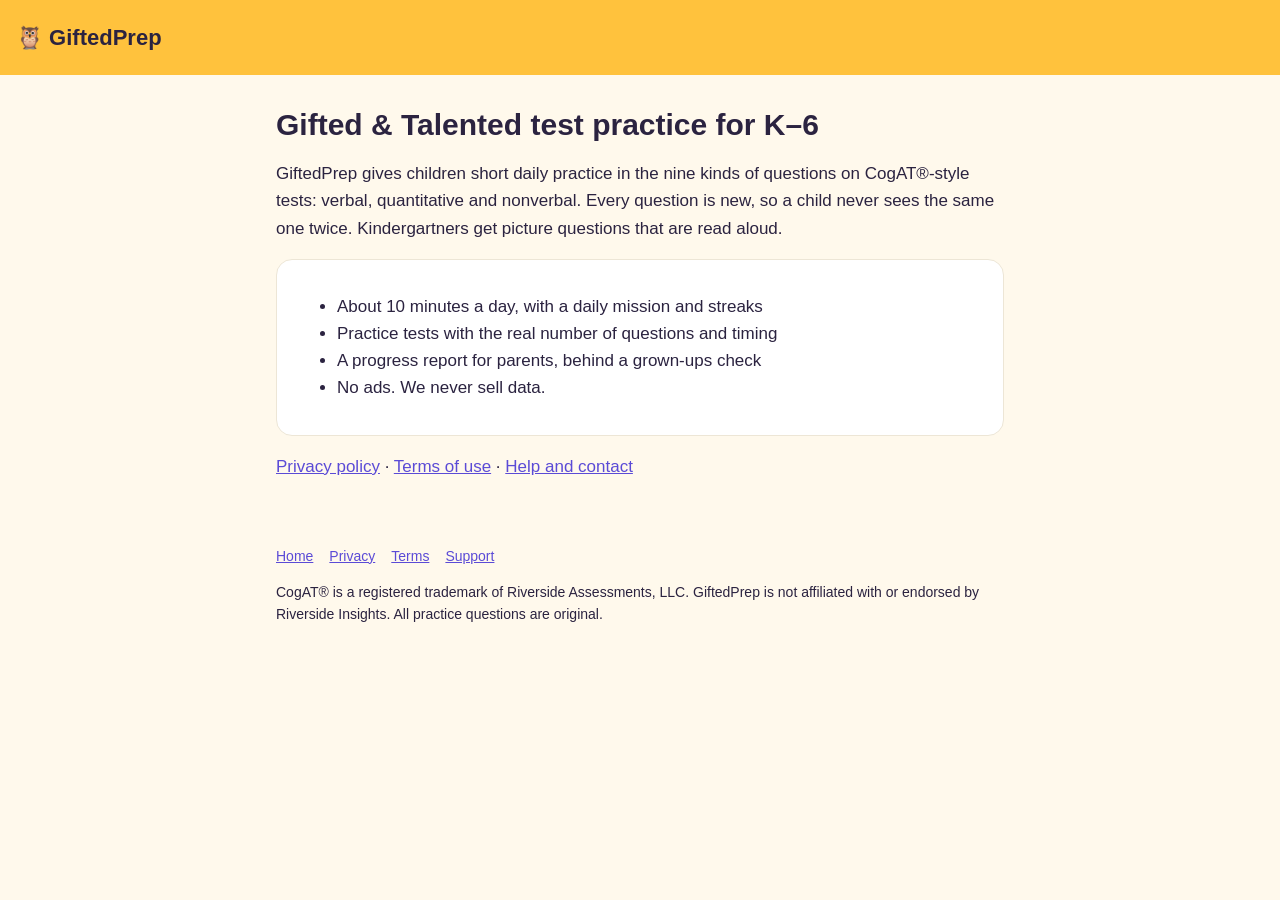
<file: index.html>
<!doctype html><html lang="en"><head><meta charset="utf-8"><meta name="viewport" content="width=device-width, initial-scale=1"><link rel="stylesheet" href="style.css"><title>GiftedPrep</title></head><body><header><a href="index.html">🦉 GiftedPrep</a></header><main>
<h1>Gifted &amp; Talented test practice for K–6</h1>
<p>GiftedPrep gives children short daily practice in the nine kinds of questions on CogAT®-style tests: verbal, quantitative and nonverbal. Every question is new, so a child never sees the same one twice. Kindergartners get picture questions that are read aloud.</p>
<div class="card"><ul>
<li>About 10 minutes a day, with a daily mission and streaks</li>
<li>Practice tests with the real number of questions and timing</li>
<li>A progress report for parents, behind a grown-ups check</li>
<li>No ads. We never sell data.</li>
</ul></div>
<p><a href="privacy.html">Privacy policy</a> · <a href="terms.html">Terms of use</a> · <a href="support.html">Help and contact</a></p>
</main><footer><nav><a href="index.html">Home</a><a href="privacy.html">Privacy</a><a href="terms.html">Terms</a><a href="support.html">Support</a></nav><p>CogAT® is a registered trademark of Riverside Assessments, LLC. GiftedPrep is not affiliated with or endorsed by Riverside Insights. All practice questions are original.</p></footer></body></html>
</file>
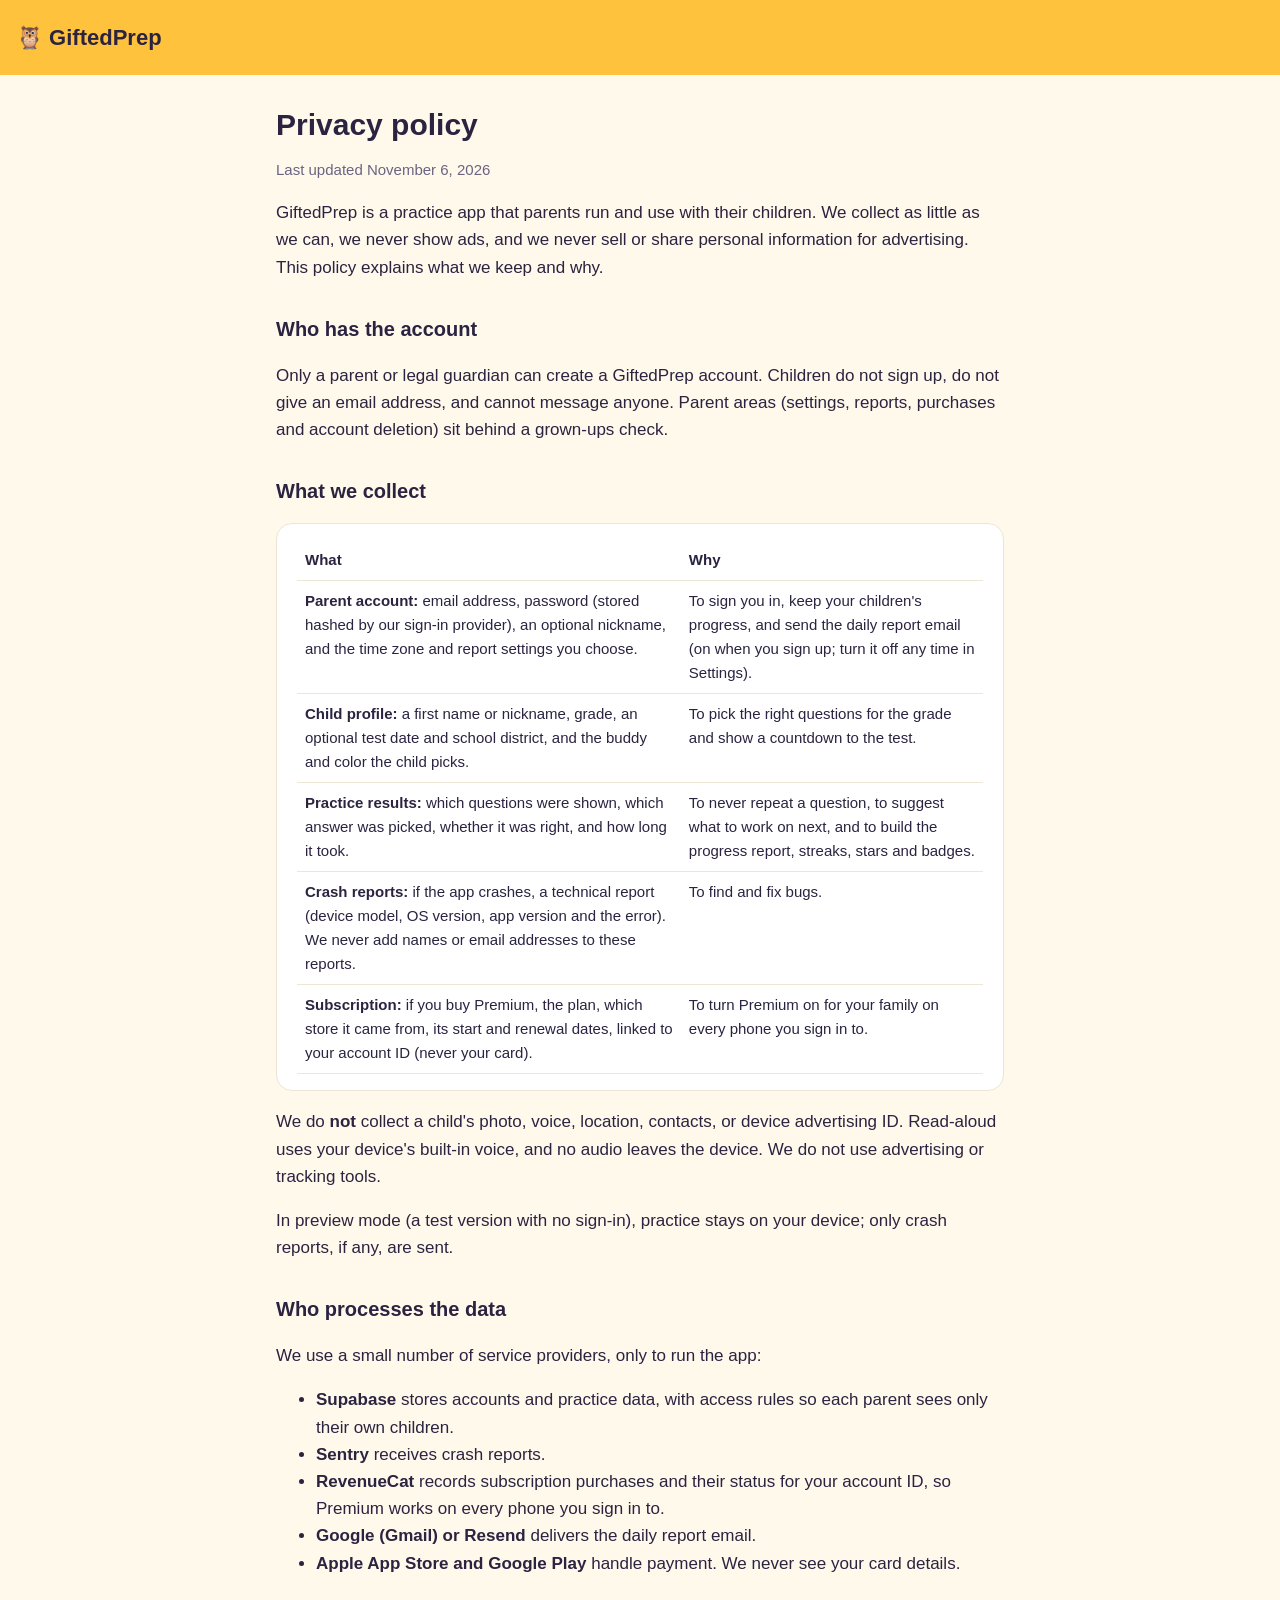
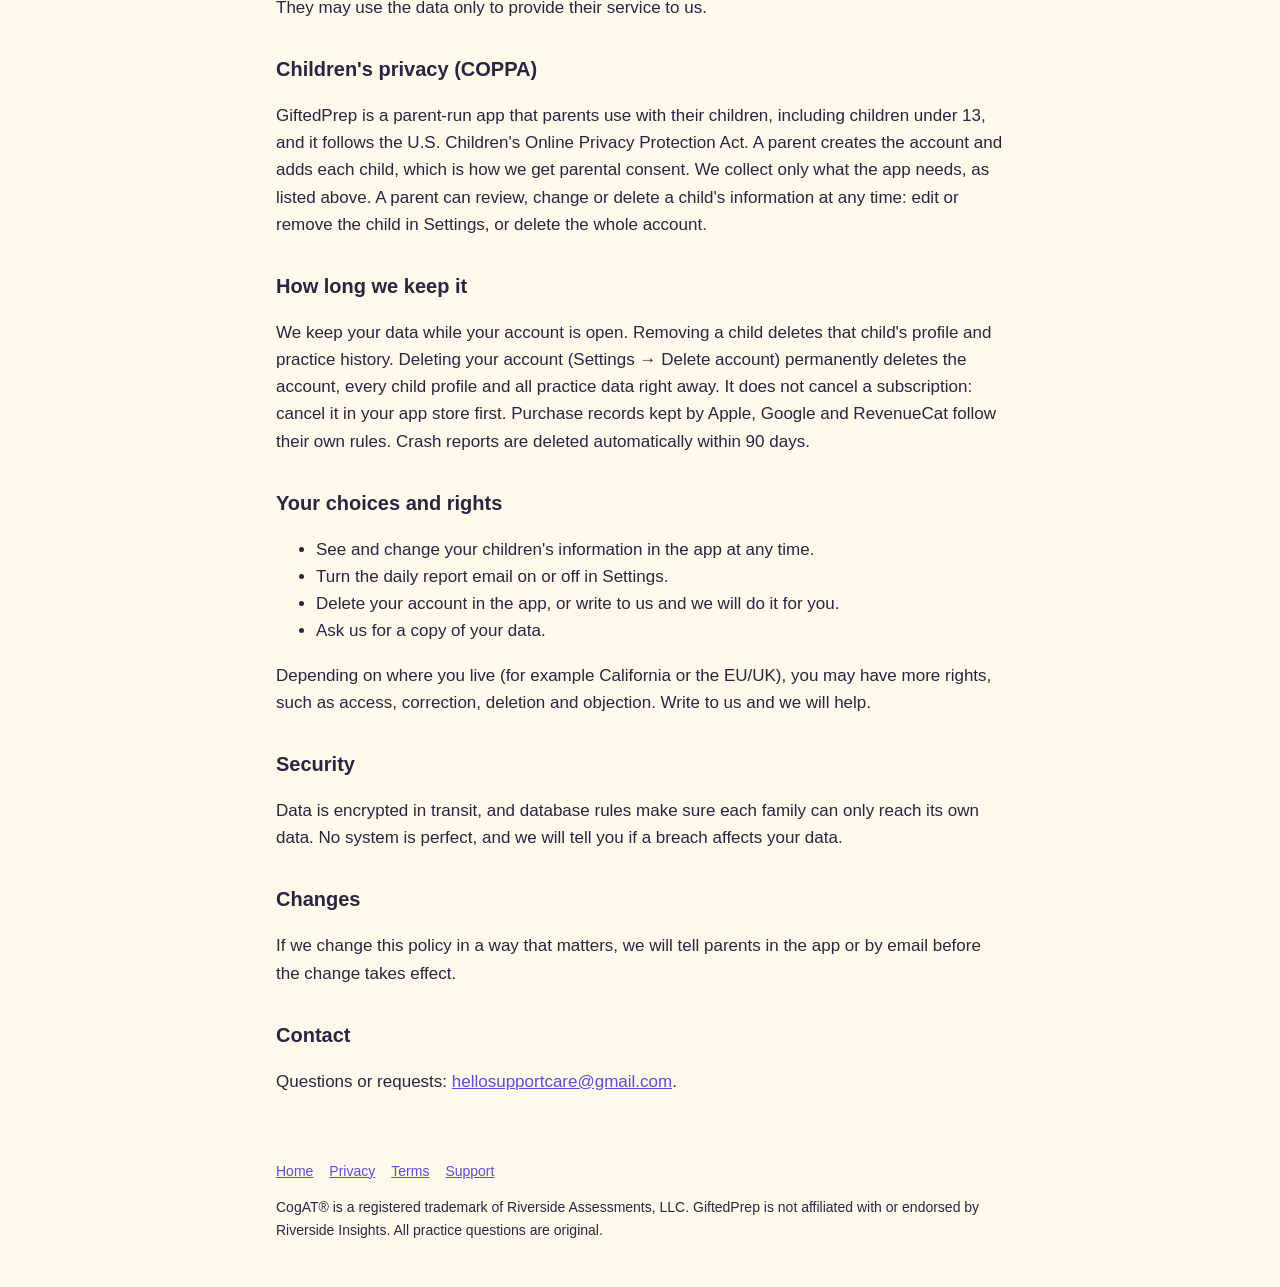
<file: privacy.html>
<!doctype html><html lang="en"><head><meta charset="utf-8"><meta name="viewport" content="width=device-width, initial-scale=1"><link rel="stylesheet" href="style.css"><title>GiftedPrep privacy policy</title></head><body><header><a href="index.html">🦉 GiftedPrep</a></header><main>
<h1>Privacy policy</h1>
<p class="muted">Last updated November 6, 2026</p>
<p>GiftedPrep is a practice app that parents run and use with their children. We collect as little as we can, we never show ads, and we never sell or share personal information for advertising. This policy explains what we keep and why.</p>

<h2>Who has the account</h2>
<p>Only a parent or legal guardian can create a GiftedPrep account. Children do not sign up, do not give an email address, and cannot message anyone. Parent areas (settings, reports, purchases and account deletion) sit behind a grown-ups check.</p>

<h2>What we collect</h2>
<div class="card"><table>
<tr><th>What</th><th>Why</th></tr>
<tr><td><b>Parent account:</b> email address, password (stored hashed by our sign-in provider), an optional nickname, and the time zone and report settings you choose.</td><td>To sign you in, keep your children's progress, and send the daily report email (on when you sign up; turn it off any time in Settings).</td></tr>
<tr><td><b>Child profile:</b> a first name or nickname, grade, an optional test date and school district, and the buddy and color the child picks.</td><td>To pick the right questions for the grade and show a countdown to the test.</td></tr>
<tr><td><b>Practice results:</b> which questions were shown, which answer was picked, whether it was right, and how long it took.</td><td>To never repeat a question, to suggest what to work on next, and to build the progress report, streaks, stars and badges.</td></tr>
<tr><td><b>Crash reports:</b> if the app crashes, a technical report (device model, OS version, app version and the error). We never add names or email addresses to these reports.</td><td>To find and fix bugs.</td></tr>
<tr><td><b>Subscription:</b> if you buy Premium, the plan, which store it came from, its start and renewal dates, linked to your account ID (never your card).</td><td>To turn Premium on for your family on every phone you sign in to.</td></tr>
</table></div>
<p>We do <b>not</b> collect a child's photo, voice, location, contacts, or device advertising ID. Read-aloud uses your device's built-in voice, and no audio leaves the device. We do not use advertising or tracking tools.</p>
<p>In preview mode (a test version with no sign-in), practice stays on your device; only crash reports, if any, are sent.</p>

<h2>Who processes the data</h2>
<p>We use a small number of service providers, only to run the app:</p>
<ul>
<li><b>Supabase</b> stores accounts and practice data, with access rules so each parent sees only their own children.</li>
<li><b>Sentry</b> receives crash reports.</li>
<li><b>RevenueCat</b> records subscription purchases and their status for your account ID, so Premium works on every phone you sign in to.</li>
<li><b>Google (Gmail) or Resend</b> delivers the daily report email.</li>
<li><b>Apple App Store and Google Play</b> handle payment. We never see your card details.</li>
</ul>
<p>They may use the data only to provide their service to us.</p>

<h2>Children's privacy (COPPA)</h2>
<p>GiftedPrep is a parent-run app that parents use with their children, including children under 13, and it follows the U.S. Children's Online Privacy Protection Act. A parent creates the account and adds each child, which is how we get parental consent. We collect only what the app needs, as listed above. A parent can review, change or delete a child's information at any time: edit or remove the child in Settings, or delete the whole account.</p>

<h2>How long we keep it</h2>
<p>We keep your data while your account is open. Removing a child deletes that child's profile and practice history. Deleting your account (Settings → Delete account) permanently deletes the account, every child profile and all practice data right away. It does not cancel a subscription: cancel it in your app store first. Purchase records kept by Apple, Google and RevenueCat follow their own rules. Crash reports are deleted automatically within 90 days.</p>

<h2>Your choices and rights</h2>
<ul>
<li>See and change your children's information in the app at any time.</li>
<li>Turn the daily report email on or off in Settings.</li>
<li>Delete your account in the app, or write to us and we will do it for you.</li>
<li>Ask us for a copy of your data.</li>
</ul>
<p>Depending on where you live (for example California or the EU/UK), you may have more rights, such as access, correction, deletion and objection. Write to us and we will help.</p>

<h2>Security</h2>
<p>Data is encrypted in transit, and database rules make sure each family can only reach its own data. No system is perfect, and we will tell you if a breach affects your data.</p>

<h2>Changes</h2>
<p>If we change this policy in a way that matters, we will tell parents in the app or by email before the change takes effect.</p>

<h2>Contact</h2>
<p>Questions or requests: <a href="mailto:hellosupportcare@gmail.com">hellosupportcare@gmail.com</a>.</p>
</main><footer><nav><a href="index.html">Home</a><a href="privacy.html">Privacy</a><a href="terms.html">Terms</a><a href="support.html">Support</a></nav><p>CogAT® is a registered trademark of Riverside Assessments, LLC. GiftedPrep is not affiliated with or endorsed by Riverside Insights. All practice questions are original.</p></footer></body></html>
</file>
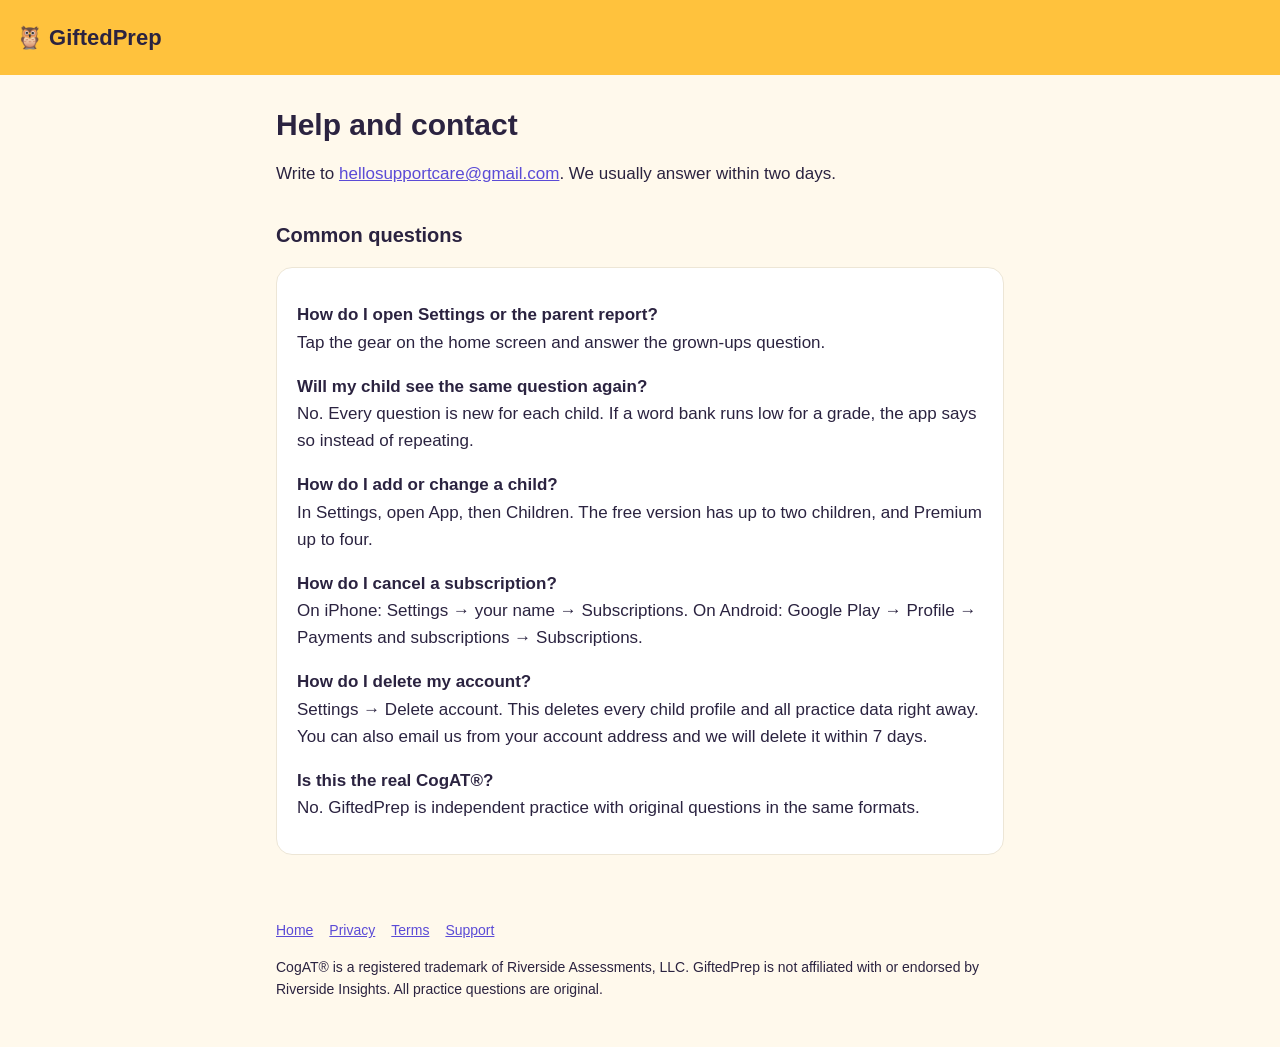
<file: support.html>
<!doctype html><html lang="en"><head><meta charset="utf-8"><meta name="viewport" content="width=device-width, initial-scale=1"><link rel="stylesheet" href="style.css"><title>GiftedPrep help</title></head><body><header><a href="index.html">🦉 GiftedPrep</a></header><main>
<h1>Help and contact</h1>
<p>Write to <a href="mailto:hellosupportcare@gmail.com">hellosupportcare@gmail.com</a>. We usually answer within two days.</p>

<h2>Common questions</h2>
<div class="card">
<p><b>How do I open Settings or the parent report?</b><br>Tap the gear on the home screen and answer the grown-ups question.</p>
<p><b>Will my child see the same question again?</b><br>No. Every question is new for each child. If a word bank runs low for a grade, the app says so instead of repeating.</p>
<p><b>How do I add or change a child?</b><br>In Settings, open App, then Children. The free version has up to two children, and Premium up to four.</p>
<p><b>How do I cancel a subscription?</b><br>On iPhone: Settings → your name → Subscriptions. On Android: Google Play → Profile → Payments and subscriptions → Subscriptions.</p>
<p id="delete"><b>How do I delete my account?</b><br>Settings → Delete account. This deletes every child profile and all practice data right away. You can also email us from your account address and we will delete it within 7 days.</p>
<p><b>Is this the real CogAT®?</b><br>No. GiftedPrep is independent practice with original questions in the same formats.</p>
</div>
</main><footer><nav><a href="index.html">Home</a><a href="privacy.html">Privacy</a><a href="terms.html">Terms</a><a href="support.html">Support</a></nav><p>CogAT® is a registered trademark of Riverside Assessments, LLC. GiftedPrep is not affiliated with or endorsed by Riverside Insights. All practice questions are original.</p></footer></body></html>
</file>
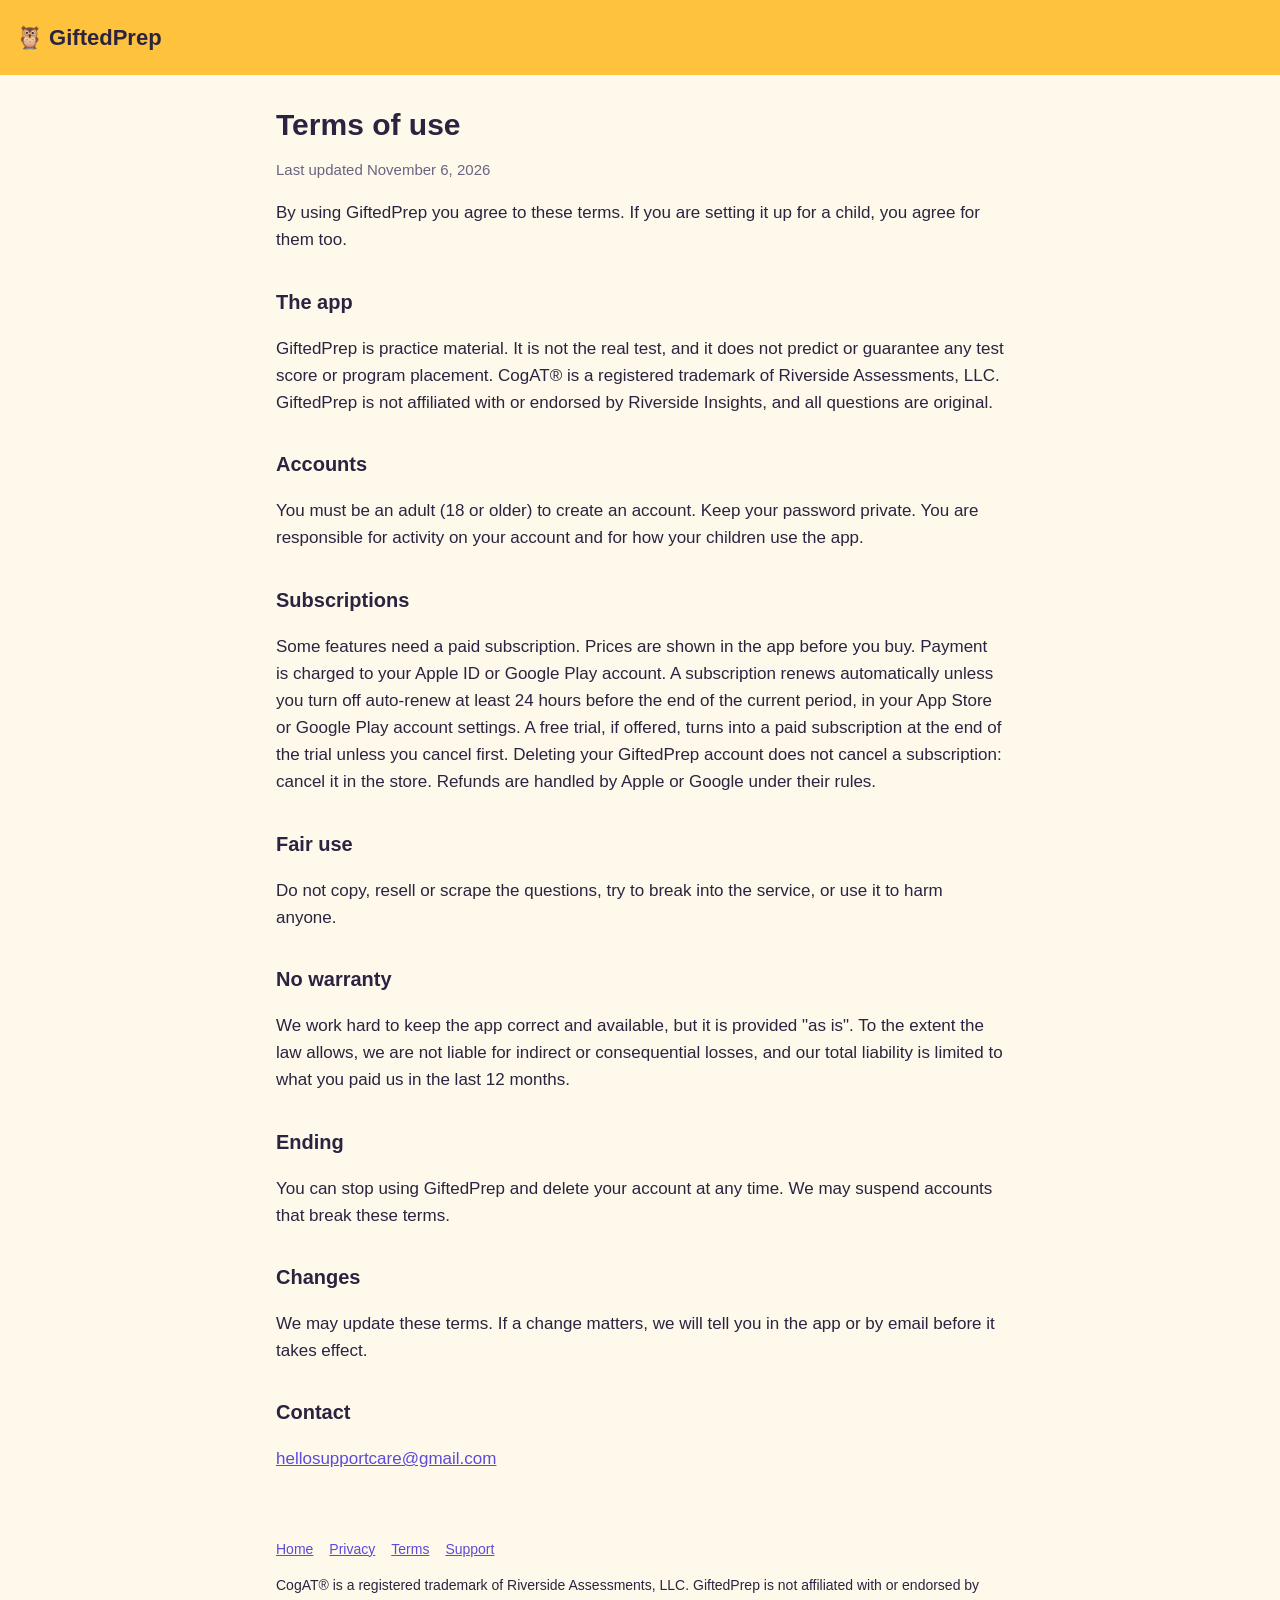
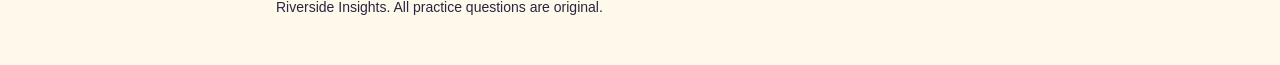
<file: terms.html>
<!doctype html><html lang="en"><head><meta charset="utf-8"><meta name="viewport" content="width=device-width, initial-scale=1"><link rel="stylesheet" href="style.css"><title>GiftedPrep terms of use</title></head><body><header><a href="index.html">🦉 GiftedPrep</a></header><main>
<h1>Terms of use</h1>
<p class="muted">Last updated November 6, 2026</p>
<p>By using GiftedPrep you agree to these terms. If you are setting it up for a child, you agree for them too.</p>

<h2>The app</h2>
<p>GiftedPrep is practice material. It is not the real test, and it does not predict or guarantee any test score or program placement. CogAT® is a registered trademark of Riverside Assessments, LLC. GiftedPrep is not affiliated with or endorsed by Riverside Insights, and all questions are original.</p>

<h2>Accounts</h2>
<p>You must be an adult (18 or older) to create an account. Keep your password private. You are responsible for activity on your account and for how your children use the app.</p>

<h2>Subscriptions</h2>
<p>Some features need a paid subscription. Prices are shown in the app before you buy. Payment is charged to your Apple ID or Google Play account. A subscription renews automatically unless you turn off auto-renew at least 24 hours before the end of the current period, in your App Store or Google Play account settings. A free trial, if offered, turns into a paid subscription at the end of the trial unless you cancel first. Deleting your GiftedPrep account does not cancel a subscription: cancel it in the store. Refunds are handled by Apple or Google under their rules.</p>

<h2>Fair use</h2>
<p>Do not copy, resell or scrape the questions, try to break into the service, or use it to harm anyone.</p>

<h2>No warranty</h2>
<p>We work hard to keep the app correct and available, but it is provided "as is". To the extent the law allows, we are not liable for indirect or consequential losses, and our total liability is limited to what you paid us in the last 12 months.</p>

<h2>Ending</h2>
<p>You can stop using GiftedPrep and delete your account at any time. We may suspend accounts that break these terms.</p>

<h2>Changes</h2>
<p>We may update these terms. If a change matters, we will tell you in the app or by email before it takes effect.</p>

<h2>Contact</h2>
<p><a href="mailto:hellosupportcare@gmail.com">hellosupportcare@gmail.com</a></p>
</main><footer><nav><a href="index.html">Home</a><a href="privacy.html">Privacy</a><a href="terms.html">Terms</a><a href="support.html">Support</a></nav><p>CogAT® is a registered trademark of Riverside Assessments, LLC. GiftedPrep is not affiliated with or endorsed by Riverside Insights. All practice questions are original.</p></footer></body></html>
</file>
<file: style.css>
:root { --bg: #FFF9EC; --surface: #fff; --ink: #2B2340; --muted: #6B6480; --accent: #5B4BD6; --yellow: #FFC23D; --border: #EDE6D6; }
* { box-sizing: border-box; }
body { margin: 0; background: var(--bg); color: var(--ink); font: 17px/1.6 -apple-system, BlinkMacSystemFont, "Segoe UI", Roboto, sans-serif; }
header { background: var(--yellow); padding: 20px 16px; }
header a { color: var(--ink); text-decoration: none; font-weight: 800; font-size: 22px; }
main { max-width: 760px; margin: 0 auto; padding: 24px 16px 48px; }
h1 { font-size: 30px; line-height: 1.2; margin: 8px 0 4px; }
h2 { font-size: 20px; margin: 32px 0 8px; }
p, li { color: var(--ink); }
.muted { color: var(--muted); font-size: 15px; }
a { color: var(--accent); }
.card { background: var(--surface); border: 1px solid var(--border); border-radius: 16px; padding: 16px 20px; margin: 16px 0; }
table { border-collapse: collapse; width: 100%; font-size: 15px; }
th, td { text-align: left; vertical-align: top; padding: 8px; border-bottom: 1px solid var(--border); }
footer { max-width: 760px; margin: 0 auto; padding: 0 16px 32px; color: var(--muted); font-size: 14px; }
nav a { margin-right: 16px; }
</file>
